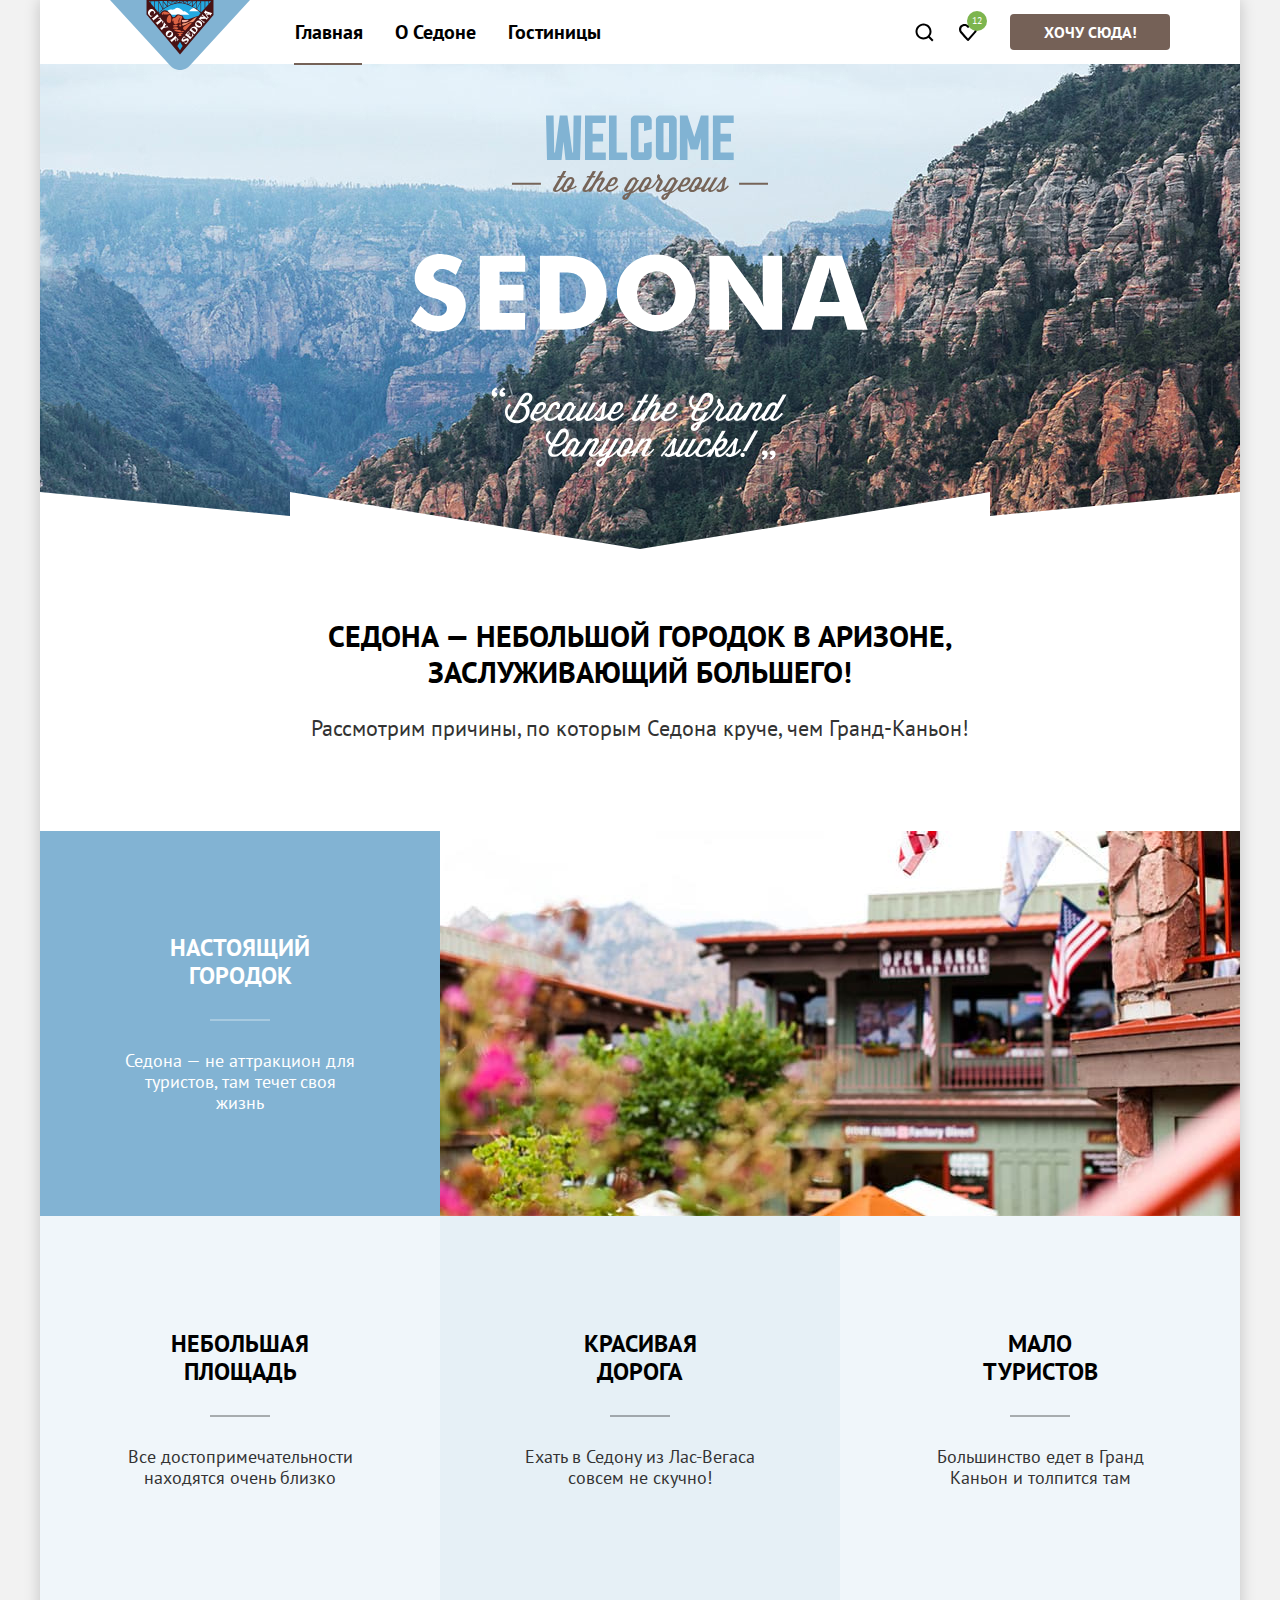
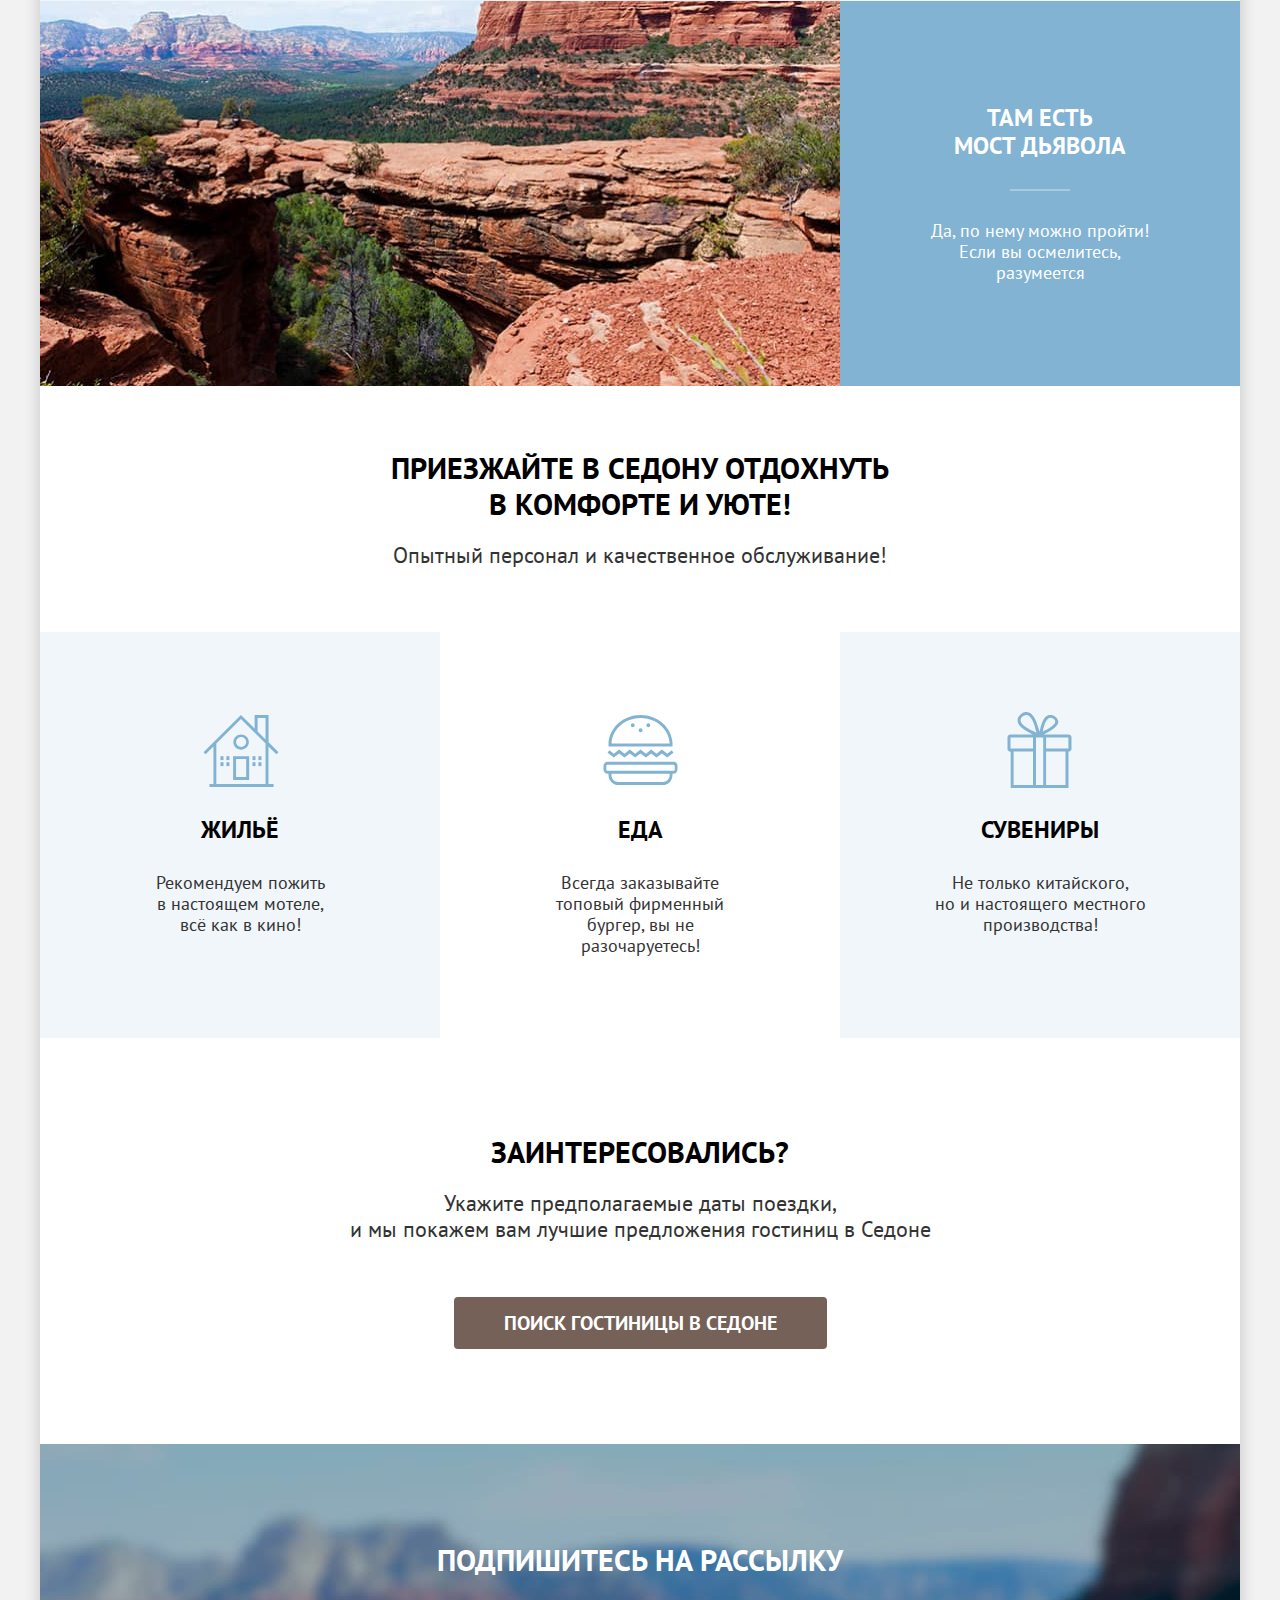
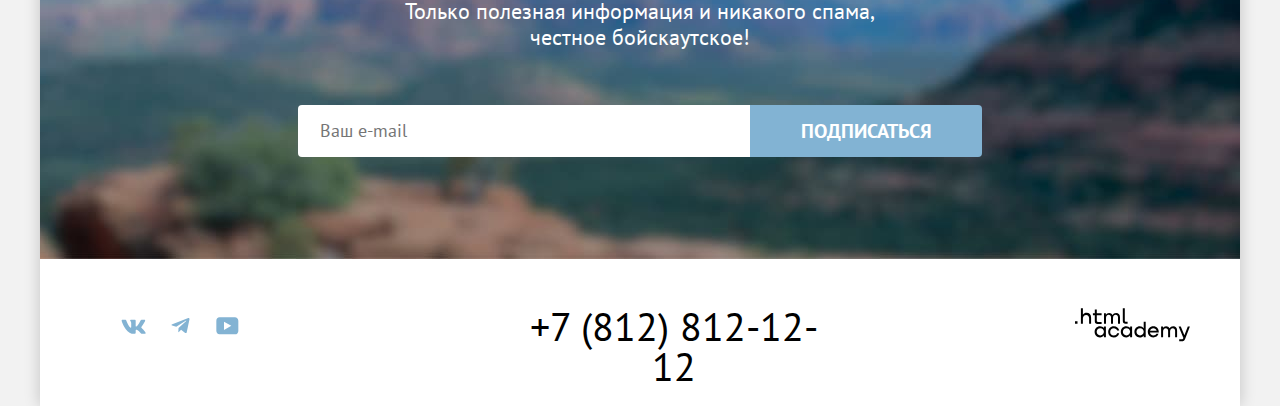
<file: index.html>
<!DOCTYPE html>
<html lang="ru">

<head>
  <meta charset="utf-8">
  <title>HTML Academy: Седона</title>
  <link rel="stylesheet" href="./styles/styles.css">
  <link rel="icon" href="favicon.ico">
</head>

<body class="body">
  <div class="container">
    <header class="page-header">
      <a href="index.html" class="logo-link">
        <img src="images/logo.svg" width="140" height="70" alt="Логотип города" class="logo-image">
      </a>
      <nav class="main-menu">
        <ul class="main-menu-list">
          <li class="main-menu-item">
            <a class="main-menu-link menu-active" href="#">Главная</a>
          </li>
          <li class="main-menu-item">
            <a class="main-menu-link" href="#">О Седоне</a>
          </li>
          <li class="navigation-item">
            <a class="main-menu-link" href="catalog.html">Гостиницы</a>
          </li>
        </ul>
        <ul class="user-menu-list">
          <li class="user-menu-item">
            <a class="link-search" href="#">
              <svg width="20" height="20" role="img" aria-label="Поиск" viewBox="0 0 20 20" fill="none" xmlns="http://www.w3.org/2000/svg">
                <path
                  d="M19.5 18.0083L15.8 14.3287C16.8 13.0359 17.5 11.3453 17.5 9.4558C17.5 5.08011 13.9 1.5 9.5 1.5C5.1 1.5 1.5 5.17956 1.5 9.55525C1.5 13.9309 5.1 17.511 9.5 17.511C11.3 17.511 13 16.9144 14.4 15.8204L18.1 19.5L19.5 18.0083ZM9.5 15.5221C6.2 15.5221 3.5 12.837 3.5 9.55525C3.5 6.27348 6.2 3.5884 9.5 3.5884C12.8 3.5884 15.5 6.27348 15.5 9.55525C15.5 12.837 12.8 15.5221 9.5 15.5221Z"
                  fill="currentColor" />
              </svg>
              <span class="visually-hidden">Поиск</span>
            </a>
          </li>
          <li class="user-menu-item">
            <a class="link-favourits" href="#">
              <svg width="20" height="20" role="img" aria-label="Любимое" viewBox="0 0 20 20" fill="none" xmlns="http://www.w3.org/2000/svg">
                <path
                  d="M9.9 19C9.6 19 9.3 18.9 9.1 18.6C3.7 12.5 2.4 11.1 2.1 10.7C1.4 9.8 1 8.6 1 7.4C1 4.4 3.4 2 6.5 2C7.8 2 9 2.5 10 3.3C11 2.5 12.3 2 13.5 2C16.5 2 19 4.4 19 7.4C19 8.7 18.5 9.9 17.7 10.8L10.7 18.7C10.5 18.9 10.3 19 9.9 19ZM3.9 9.5C4.2 9.9 7.4 13.5 10 16.4L16.2 9.4C16.7 8.9 16.9 8.2 16.9 7.4C16.9 5.6 15.4 4.1 13.6 4.1C12.6 4.1 11.6 4.6 10.9 5.4C10.6 5.7 10.3 5.8 10 5.8C9.7 5.8 9.4 5.6 9.2 5.4C8.5 4.6 7.5 4.1 6.5 4.1C4.7 4.1 3.2 5.6 3.2 7.4C3.1 8.3 3.5 9 3.9 9.5C3.8 9.5 3.8 9.5 3.9 9.5Z"
                  fill="currentColor" />
              </svg>
              <span class="visually-hidden">Перейти в избранное</span>
              <span class="numbers">12</span>
            </a>
          </li>
          <li class="user-menu-item">
            <a class="link-want" href="#">Хочу сюда!</a>
          </li>
        </ul>
      </nav>
    </header>
    <main class="main-index">
      <section class="welcome">
        <h1 class="visually-hidden">Неофициальный сайт города Седона</h1>
        <img class="panorama" src="images/welcome.svg" width="458" height="352" alt="Welcome to the georgius Sedona">
      </section>
      <section class="reasons">
        <h2 class="visually-hidden">Причины посетить туристический город</h2>
        <p class="sedona-city">Седона — небольшой городок в Аризоне, заслуживающий большего!</p>
        <p class="sedona-reasons">Рассмотрим причины, по которым Седона круче, чем Гранд-Каньон!</p>
        <ul class="reasons-list">
          <li class="reasons-item-blue">
            <div class="reasons-blue-container">
              <h3 class="reasons-title">Настоящий<br> городок</h3>
              <p class="reasons-descriptions">Седона — не аттракцион для туристов, там течет своя<br> жизнь</p>
            </div>
            <img class="city-1" width="800" height="385" src="images/city.jpg" alt="Город">
          </li>
          <li class="reasons-item">
            <h3 class="reasons-title">Небольшая<br> площадь</h3>
            <p class="reasons-descriptions">Все достопримечательности<br> находятся очень близко</p>
          </li>
          <li class="reasons-item">
            <h3 class="reasons-title">Красивая<br> дорога</h3>
            <p class="reasons-descriptions">Ехать в Седону из Лас-Вегаса<br> совсем не скучно!</p>
          </li>
          <li class="reasons-item">
            <h3 class="reasons-title">Мало<br> туристов</h3>
            <p class="reasons-descriptions">Большинство едет в Гранд<br> Каньон и толпится там</p>
          </li>
          <li class="reasons-item-blue">
            <div class="reasons-blue-container">
              <h3 class="reasons-title">Там есть<br> мост дьявола</h3>
              <p class="reasons-descriptions">Да, по нему можно пройти! Если вы осмелитесь,<br> разумеется</p>
            </div>
            <img class="canyon" src="images/canyon.jpg" width="800" height="385" alt="Мост">
        </ul>
      </section>
      <section class="invitation">
        <h2 class="visually-hidden">Сервис</h2>
        <p class="invitation-title">Приезжайте в Седону отдохнуть<br> в комфорте и уюте!</p>
        <p class="service">Опытный персонал и качественное обслуживание!</p>
        <ul class="service-list">
          <li class="service-item service-item-house">
            <h3 class="service-title">Жильё</h3>
            <p class="service-descriptions">Рекомендуем пожить<br> в настоящем мотеле,<br> всё как в кино!</p>
          </li>
          <li class="service-item service-item-food">
            <h3 class="service-title">Еда</h3>
            <p class="service-descriptions">Всегда заказывайте<br> топовый фирменный бургер, вы не разочаруетесь!</p>
          </li>
          <li class="service-item service-item-gift">
            <h3 class="service-title">Сувениры</h3>
            <p class="service-descriptions">Не только китайского,<br> но и настоящего местного производства!</p>
        </ul>
      </section>
      <section class="question">
        <h2 class="visually-hidden">Приглашение</h2>
        <p class="question-title">Заинтересовались?</p>
        <p class="offer">Укажите предполагаемые даты поездки, <br>и мы покажем вам лучшие предложения гостиниц в Седоне
        </p>
        <a class="button" href="#">Поиск гостиницы в Седоне</a>
      </section>
    </main>
    <footer>
      <section class="subscribe">
        <h2 class="visually-hidden">Подписка</h2>
        <p class="subscribe-title">Подпишитесь на рассылку</p>
        <p class="guaranties">Только полезная информация и никакого спама, честное бойскаутское!</p>
        <form class="mail-form" action="https://echo.htmlacademy.ru/" method="post">
          <input class="subscribe-item" type="email" id="e-mail" required name="subscribe-email"
            placeholder="Ваш e-mail">
          <button class="button-subscribe" type="submit">Подписаться</button>
        </form>
      </section>
      <section class="links">
        <h3 class="visually-hidden">Социальные сети</h3>
        <ul class="links-list">
          <li class="links-item">
            <a class="link-social link-vk" href="#">
              <svg width="25" height="15" role="img" aria-label="Вконтакте" viewBox="0 0 25 15" fill="none" xmlns="http://www.w3.org/2000/svg">
                <path fill-rule="evenodd" clip-rule="evenodd"
                  d="M24.1164 1.80445C24.2824 1.25845 24.1164 0.856445 23.3214 0.856445H20.6964C20.0284 0.856445 19.7204 1.20345 19.5534 1.58645C19.5534 1.58645 18.2184 4.78245 16.3274 6.85845C15.7154 7.46045 15.4374 7.65145 15.1034 7.65145C14.9364 7.65145 14.6854 7.46045 14.6854 6.91345V1.80445C14.6854 1.14845 14.5014 0.856445 13.9454 0.856445H9.81738C9.40038 0.856445 9.14938 1.16045 9.14938 1.44945C9.14938 2.07045 10.0954 2.21445 10.1924 3.96245V7.76045C10.1924 8.59345 10.0394 8.74444 9.70538 8.74444C8.81538 8.74444 6.65038 5.53345 5.36538 1.85945C5.11638 1.14445 4.86438 0.856445 4.19338 0.856445H1.56638C0.816382 0.856445 0.666382 1.20345 0.666382 1.58645C0.666382 2.26845 1.55638 5.65645 4.81138 10.1374C6.98138 13.1974 10.0364 14.8564 12.8194 14.8564C14.4884 14.8564 14.6944 14.4884 14.6944 13.8534V11.5404C14.6944 10.8034 14.8524 10.6564 15.3814 10.6564C15.7714 10.6564 16.4384 10.8484 17.9964 12.3234C19.7764 14.0724 20.0694 14.8564 21.0714 14.8564H23.6964C24.4464 14.8564 24.8224 14.4884 24.6064 13.7604C24.3684 13.0364 23.5184 11.9854 22.3914 10.7384C21.7794 10.0284 20.8614 9.26345 20.5824 8.88045C20.1934 8.38945 20.3044 8.17045 20.5824 7.73345C20.5824 7.73345 23.7824 3.30745 24.1154 1.80445H24.1164Z"
                  fill="currentColor" />
              </svg>
              <span class="visually-hidden">
                Вконтакте
              </span></a>
          </li>
          <li class="links-item">
            <a class="link-social link-telegram" href="#">
              <svg width="19" height="16" role="img" aria-label="Телеграм" viewBox="0 0 19 16" fill="none" xmlns="http://www.w3.org/2000/svg">
                <path
                  d="M17.2853 0.0992597L1.34073 6.24776C0.252584 6.68481 0.258879 7.29184 1.14109 7.56253L5.23469 8.83953L14.7061 2.8637C15.1539 2.59121 15.5631 2.7378 15.2268 3.03636L7.55308 9.96185H7.55128L7.55308 9.96275L7.2707 14.1823C7.68438 14.1823 7.86693 13.9925 8.09895 13.7686L10.0873 11.8351L14.2232 14.89C14.9858 15.31 15.5334 15.0941 15.7232 14.1841L18.4382 1.38885C18.7161 0.274623 18.0128 -0.229883 17.2853 0.0992597Z"
                  fill="currentColor" />
              </svg>
              <span class="visually-hidden">
                Телеграмм
              </span></a>
          </li>
          <li class="links-item">
            <a class="link-social link-youtube" href="#">
              <svg width="23" height="18" role="img" aria-label="Ютуб" viewBox="0 0 23 18" fill="none" xmlns="http://www.w3.org/2000/svg">
                <path
                  d="M18.9402 0.356445H3.50738C1.64668 0.356445 0.333252 1.9502 0.333252 3.75645V13.8502C0.333252 15.7627 1.64668 17.3564 3.50738 17.3564H19.1591C20.8009 17.3564 22.3333 15.7627 22.3333 13.9564V3.75645C22.1143 1.9502 20.8009 0.356445 18.9402 0.356445ZM7.99494 12.8939V4.81894L15.3283 8.85645L7.99494 12.8939Z"
                  fill="currentColor" />
              </svg>
              <span class="visually-hidden">
                Ютуб
              </span></a>
          </li>
        </ul>
        <div class="number-phone">
          <a class="number" href="#">+7 (812) 812-12-12</a>
        </div>
        <div class="logo-html">
          <a href="#" class="logo-link-html">
            <svg xmlns="http://www.w3.org/2000/svg" width="115" height="34" role="img" aria-label="Логотип" fill="none">
              <path fill="currentColor"
                d="M0 13.256v2.6h2.5v-2.6H0ZM11.6 4.856c-1.6 0-2.8.7-3.6 1.7h-.1v-6.2h-2v15.5h2v-5.3c0-2.1 1.3-3.6 3.3-3.6 1.8 0 2.9 1.4 2.9 3.2v5.7h2v-6.1c.1-3-1.8-4.9-4.5-4.9ZM26.6 5.156h-4.8v-3.7h-2v3.8h-1.9v2h1.9v6c0 1.7 1 2.7 2.7 2.7h4.1v-2h-3.7c-.7 0-1.1-.4-1.1-1.1v-5.7h4.8v-2ZM41.1 4.956c-1.6 0-2.9.8-3.5 2.1h-.1c-.6-1.2-1.8-2.1-3.4-2.1-1.4 0-2.5.8-3.1 1.8h-.1v-1.6H29v10.6h2v-5.4c0-2 1-3.5 2.6-3.5 1.5 0 2.4 1 2.4 2.6v6.3h2v-5.6c0-2.4 1.4-3.3 2.6-3.3 1.5 0 2.4 1 2.4 2.6v6.3h2v-6.5c.1-2.5-1.4-4.3-3.9-4.3ZM47.8 13.056c0 1.7 1 2.7 2.8 2.7h2v-2h-1.7c-.7 0-1.1-.4-1.1-1.1V.356h-2v12.7ZM28.9 20.056c-.9-1.1-2.2-1.8-3.9-1.8-3.1 0-5.4 2.3-5.4 5.6s2.3 5.6 5.4 5.6c1.8 0 3-.8 3.8-1.9h.1v1.6h2v-10.6h-2v1.5Zm-3.6 7.4c-2.2 0-3.6-1.6-3.6-3.6s1.4-3.6 3.6-3.6 3.6 1.6 3.6 3.6c0 1.9-1.4 3.6-3.6 3.6ZM44.2 22.356c-.5-2.4-2.6-4.1-5.4-4.1-3.4 0-5.6 2.5-5.6 5.6 0 3.1 2.2 5.6 5.6 5.6 2.8 0 4.9-1.8 5.4-4.2h-2.1c-.4 1.3-1.7 2.3-3.3 2.3-2.2 0-3.6-1.6-3.6-3.6s1.4-3.6 3.6-3.6c1.6 0 2.8 1 3.3 2.2h2.1v-.2ZM55.1 20.056c-.9-1.1-2.2-1.8-3.9-1.8-3.1 0-5.4 2.3-5.4 5.6s2.3 5.6 5.4 5.6c1.8 0 3-.8 3.8-1.9h.1v1.6h2v-10.6h-2v1.5Zm-3.6 7.4c-2.2 0-3.6-1.6-3.6-3.6s1.4-3.6 3.6-3.6 3.6 1.6 3.6 3.6c0 1.9-1.5 3.6-3.6 3.6ZM68.7 20.156c-.9-1.1-2.2-1.9-3.9-1.9-3.1 0-5.4 2.3-5.4 5.6s2.2 5.6 5.4 5.6c1.7 0 3-.8 3.8-1.8h.1v1.5h2v-15.4h-2v6.4Zm-3.6 7.3c-2.2 0-3.6-1.6-3.6-3.6s1.4-3.6 3.6-3.6 3.6 1.6 3.6 3.6c-.1 2-1.5 3.6-3.6 3.6ZM78.3 18.256c-3.3 0-5.5 2.5-5.5 5.6 0 3 2.1 5.6 5.5 5.6 2.5 0 4.5-1.3 5.2-3.6h-2.1c-.5 1-1.6 1.6-3 1.6-1.9 0-3.3-1.3-3.4-2.9h8.8c.2-3.6-2-6.3-5.5-6.3Zm0 1.9c1.7 0 3 1 3.3 2.6h-6.5c.3-1.5 1.5-2.6 3.2-2.6ZM98.2 18.256c-1.6 0-2.9.8-3.6 2h-.1c-.6-1.2-1.8-2-3.4-2-1.4 0-2.5.7-3.1 1.8v-1.5h-1.9v10.6h2v-5.4c0-2 1-3.4 2.6-3.5 1.5 0 2.4 1 2.4 2.6v6.3h2v-5.6c0-2.4 1.4-3.3 2.6-3.3 1.5 0 2.4 1 2.4 2.6v6.3h2v-6.5c.1-2.6-1.4-4.4-3.9-4.4ZM109.4 27.356l-3.6-8.9h-2.2l4.8 11.6c-.3.9-.7 1.2-1.7 1.2h-2.5v2h2.5c1.8 0 2.8-.8 3.5-2.6l4.7-12.2h-2.1l-3.4 8.9Z" />
            </svg>
          </a>
        </div>
      </section>
    </footer>
  </div>
  <div class="modal modal-close">
    <div class="modal-container">
      <button class="modal-close-button" type="button">
        <span class="visually-hidden">Закрыть</span>
      </button>
      <section class="modal-content">
        <h2 class="modal-title">Поиск гостиницы в Седоне</h2>
        <form class="modal-form" action="https://echo.htmlacademy.ru/" method="post">
          <div class="form-container">
            <label class="modal-label-form" for="arrival-date">Дата Заезда:</label>
            <div class="modal-input-form">
            <input type="text" id="arrival-date" name="arrival-date" required class="date" value="27 апреля 2020">
          <p class="comment comment-error"> Мы не можем отправить вас с прошлое.</p>
        </div>
      </div>
          <div class="form-container">
            <label class="modal-label-form" for="departure-date">Дата Выезда:</label>
            <div class="modal-input-form">
            <input type="text" id="departure-date" name="departure-date" required class="date" value="1 сентября 2023">
          <p class="comment">На эти даты есть свободные номера. Пока есть.</p>
        </div>
      </div>
          <div class="container-persons">
            <div class="persons">
              <label class="modal-label-form" for="adults"> Взрослые:</label>
              <div class="container-number">
                <button class="minus" type="button">
                  <svg class="minus-icon" width="20" height="20" viewBox="0 0 20 20" fill="none"
                    xmlns="http://www.w3.org/2000/svg">
                    <path d="M3 9V11H17V9H3Z" fill="currentColor" />
                  </svg>
                </button>
                <input class="persons-number" type="number" min="0" id="adults" name="adults" required placeholder="2" value="2">
                <button class="plus" type="button">
                  <svg class="plus-icon" width="20" height="20" role="img" aria-label="Плюс" viewBox="0 0 20 20" fill="none"
                    xmlns="http://www.w3.org/2000/svg">
                    <path d="M17 9H11V3H9V9H3V11H9V17H11V11H17V9Z" fill="currentColor" />
                  </svg>
                </button>
              </div>
            </div>
            <div class="people-children">
              <span class="form-label">
                <label class="modal-label-form" for="children"> Дети:</label>
                <span class="tultip">
                  <button class="tultip-toggle" type="button">
                    <svg width="26" height="26" role="img" aria-label="Кнопка" viewBox="0 0 26 26" fill="none" xmlns="http://www.w3.org/2000/svg">
                      <circle cx="13" cy="13" r="13" fill="#83B3D3" />
                      <path fill-rule="evenodd" clip-rule="evenodd" d="M12 7H14V9H12V7ZM14 19H12V10H14V19Z"
                        fill="white" />
                    </svg>
                  </button>
                  <span class="tultip-container">
                    <span class="tultip-text"> Укажите количество детей, которые будут с вами,
                      возраст которых от 6 до 18 лет. Дети до 6 лет размещаются бесплатно.
                    </span>
                  </span>
                </span>
                <span class="container-number">
                  <button class="minus" type="button">
                    <svg class="minus-icon" width="20" height="20" role="img" aria-label="Кнопка" viewBox="0 0 20 20" fill="none"
                      xmlns="http://www.w3.org/2000/svg">
                      <path d="M3 9V11H17V9H3Z" fill="currentColor" />
                    </svg>
                  </button>
                  <input class="persons-number persons-two" type="number" min="0" id="children" name="children" required placeholder="2" value="2">
                  <button class="plus" type="button">
                    <svg class="plus-icon" width="20" height="20" role="img" aria-label="Кнопка" viewBox="0 0 20 20" fill="none"
                      xmlns="http://www.w3.org/2000/svg">
                      <path d="M17 9H11V3H9V9H3V11H9V17H11V11H17V9Z" fill="currentColor" />
                    </svg>
                  </button>
                </span>
              </span>
            </div>
          </div>
          <button class="button-modal" type="submit">Найти</button>
        </form>
      </section>
    </div>
  </div>
  <script src="./scripts/script.js"></script>
</body>

</html>
</file>
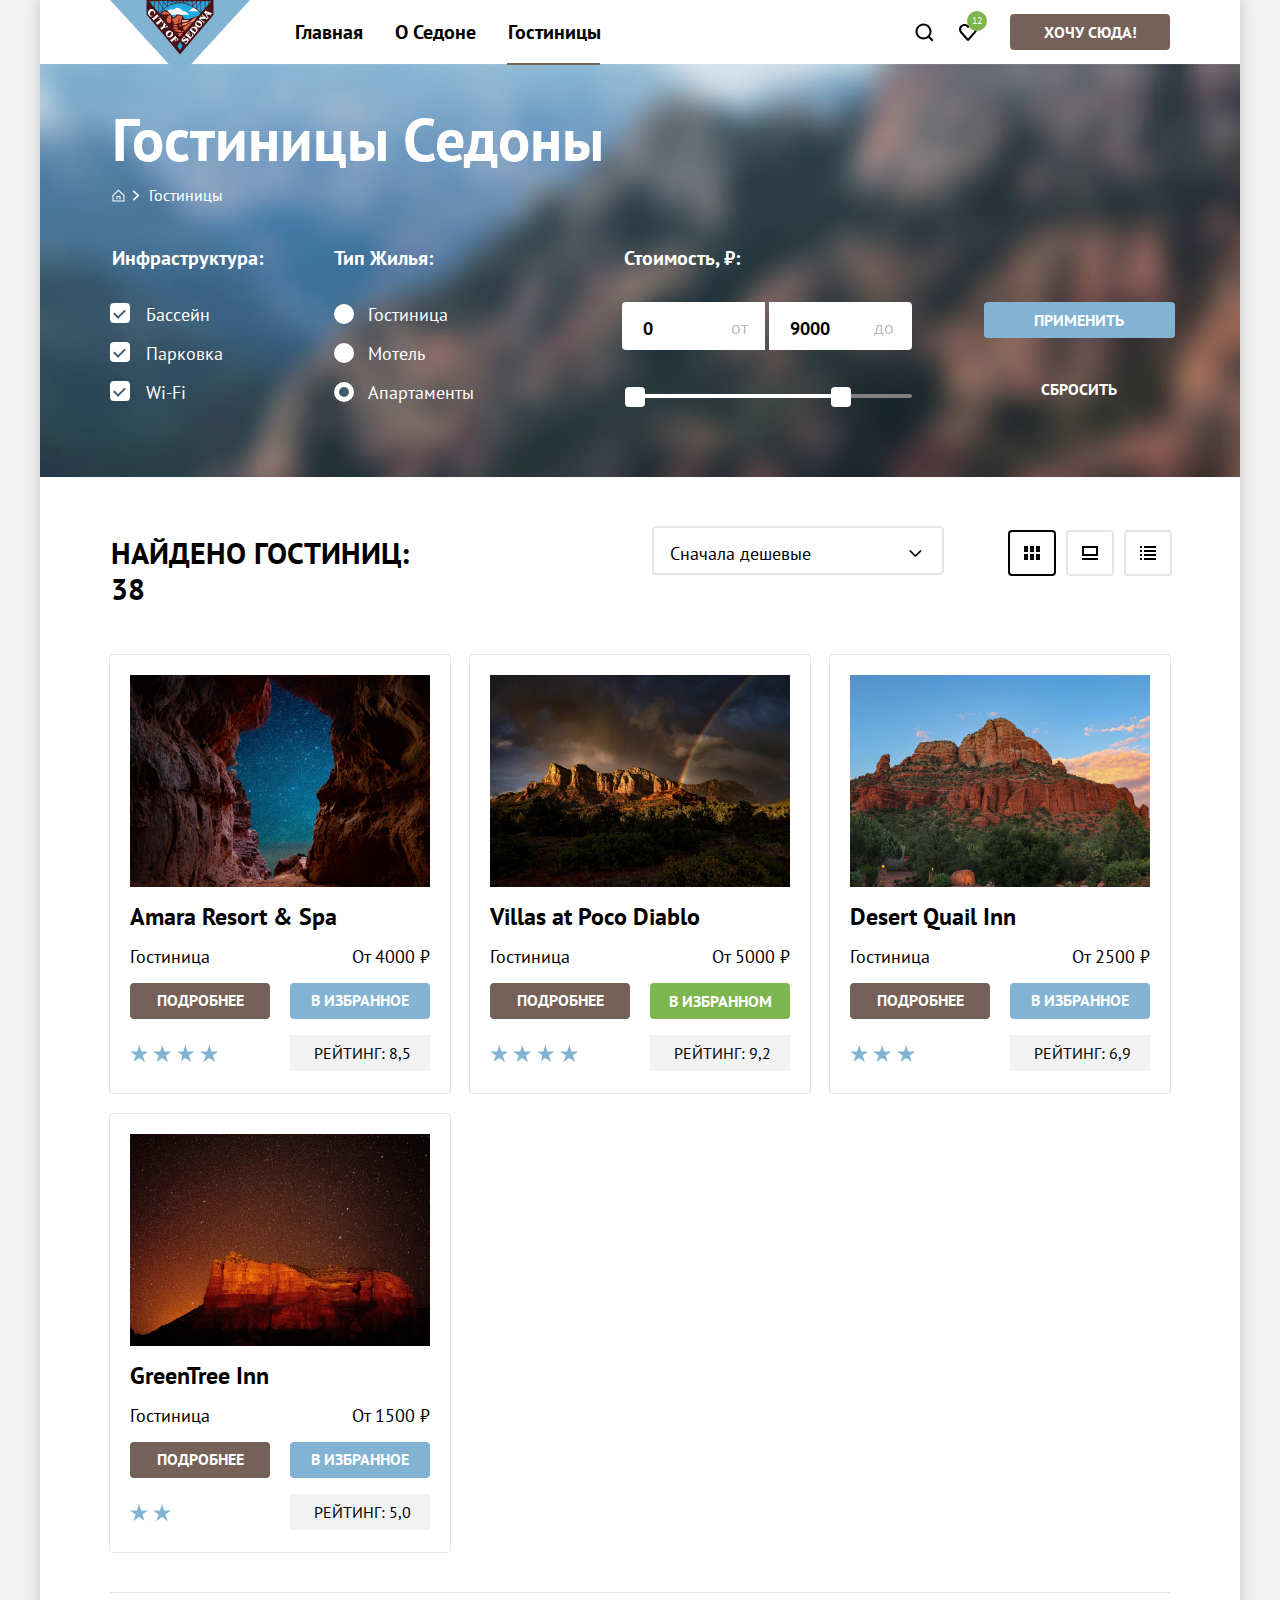
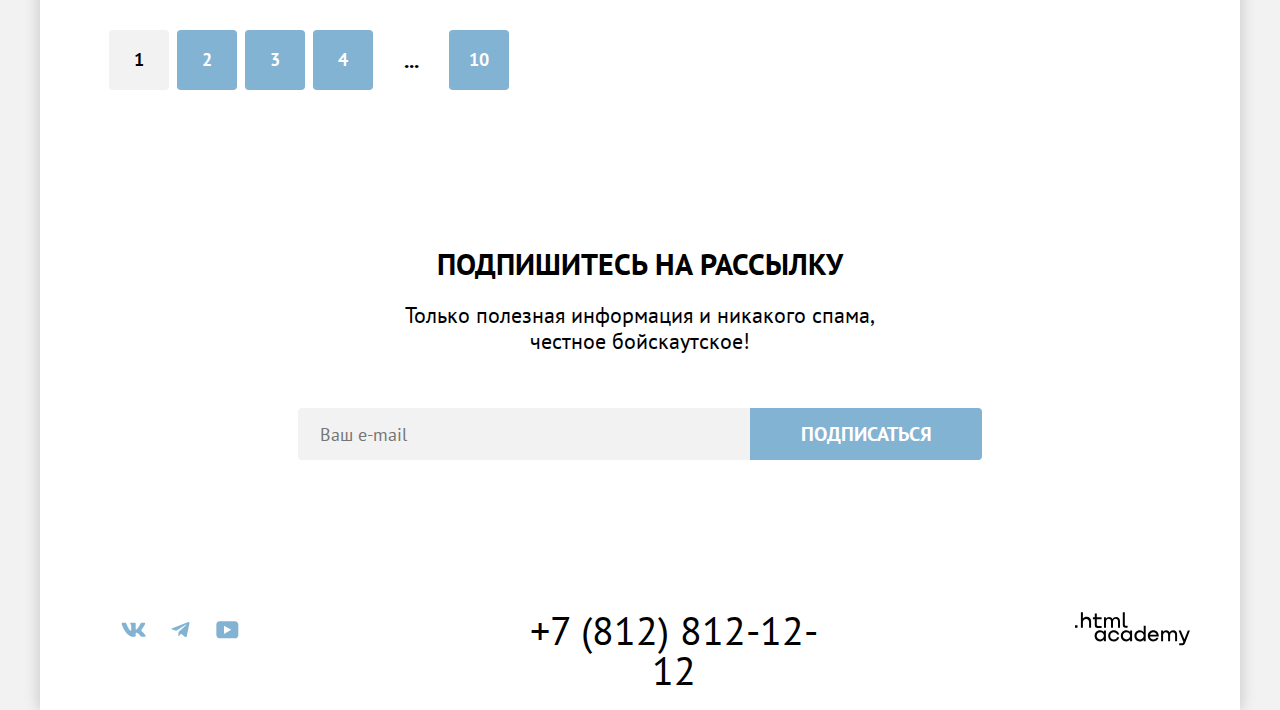
<file: catalog.html>
<!DOCTYPE html>
<html lang="ru">

<head>
  <meta charset="utf-8">
  <title>HTML Academy: Седона</title>
  <link rel="stylesheet" href="./styles/styles.css">
  <link rel="icon" href="favicon.ico">
</head>

<body class="body">
  <div class="container">
    <header class="page-header">
      <a href="index.html" class="logo-link">
        <img src="images/logo.svg" width="140" height="70" alt="Логотип города" class="logo-image">
      </a>
      <nav class="main-menu">
        <ul class="main-menu-list">
          <li class="main-menu-item">
            <a class="main-menu-link" href="index.html">Главная</a>
          </li>
          <li class="main-menu-item">
            <a class="main-menu-link" href="#">О Седоне</a>
          </li>
          <li class="navigation-item">
            <a class="main-menu-link menu-active" href="#">Гостиницы</a>
          </li>
        </ul>
        <ul class="user-menu-list">
          <li class="user-menu-item">
            <a class="link-search" href="#">
              <svg width="20" height="20" role="img" aria-label="Поиск" viewBox="0 0 20 20" fill="none"
                xmlns="http://www.w3.org/2000/svg">
                <path
                  d="M19.5 18.0083L15.8 14.3287C16.8 13.0359 17.5 11.3453 17.5 9.4558C17.5 5.08011 13.9 1.5 9.5 1.5C5.1 1.5 1.5 5.17956 1.5 9.55525C1.5 13.9309 5.1 17.511 9.5 17.511C11.3 17.511 13 16.9144 14.4 15.8204L18.1 19.5L19.5 18.0083ZM9.5 15.5221C6.2 15.5221 3.5 12.837 3.5 9.55525C3.5 6.27348 6.2 3.5884 9.5 3.5884C12.8 3.5884 15.5 6.27348 15.5 9.55525C15.5 12.837 12.8 15.5221 9.5 15.5221Z"
                  fill="currentColor" />
              </svg>
              <span class="visually-hidden">Поиск</span>
            </a>
          </li>
          <li class="user-menu-item">
            <a class="link-favourits" href="#">
              <svg width="20" height="20" role="img" aria-label="Любимое" viewBox="0 0 20 20" fill="none"
                xmlns="http://www.w3.org/2000/svg">
                <path
                  d="M9.9 19C9.6 19 9.3 18.9 9.1 18.6C3.7 12.5 2.4 11.1 2.1 10.7C1.4 9.8 1 8.6 1 7.4C1 4.4 3.4 2 6.5 2C7.8 2 9 2.5 10 3.3C11 2.5 12.3 2 13.5 2C16.5 2 19 4.4 19 7.4C19 8.7 18.5 9.9 17.7 10.8L10.7 18.7C10.5 18.9 10.3 19 9.9 19ZM3.9 9.5C4.2 9.9 7.4 13.5 10 16.4L16.2 9.4C16.7 8.9 16.9 8.2 16.9 7.4C16.9 5.6 15.4 4.1 13.6 4.1C12.6 4.1 11.6 4.6 10.9 5.4C10.6 5.7 10.3 5.8 10 5.8C9.7 5.8 9.4 5.6 9.2 5.4C8.5 4.6 7.5 4.1 6.5 4.1C4.7 4.1 3.2 5.6 3.2 7.4C3.1 8.3 3.5 9 3.9 9.5C3.8 9.5 3.8 9.5 3.9 9.5Z"
                  fill="currentColor" />
              </svg>
              <span class="visually-hidden">Перейти в избранное</span>
              <span class="numbers">12</span>
            </a>
          </li>
          <li class="user-menu-item">
            <a class="link-want" href="#">Хочу сюда!</a>
          </li>
        </ul>
      </nav>
    </header>
    <main class="main-catalog">
      <section class="catalog-main">
        <h1 class="catalog-title">Гостиницы Седоны</h1>
        <ul class="breadcrumbs">
          <li class="breadcrumbs-item">
            <a href="index.html" class="breadcrumbs-link">
              <span class="visually-hidden">Дом</span>
            </a>
          </li>
          <li class="breadcrumbs-item">
            <a class="breadcrumbs-hotels" href="catalog.html">Гостиницы</a>
          </li>
        </ul>
        <section class="search-list">
          <h2 class="visually-hidden"> Параметры поиска с фильтрами</h2>
          <form class="cost" action="https://echo.htmlacademy.ru/" method="get">
            <fieldset class="search-option-first">
              <legend class="search-option-title">Инфраструктура:</legend>
              <ul class="search-option-list">
                <li class="search-option-item">
                  <input class="checkbox-input visually-hidden" type="checkbox" id="swimming-pool" name="swimming-pool"
                    checked>
                  <label class="checkbox-label" for="swimming-pool">Бассейн</label>
                </li>
                <li class="search-option-item">
                  <input class="checkbox-input visually-hidden" type="checkbox" id="parking" name="parking" checked>
                  <label class="checkbox-label" for="parking">Парковка</label>
                </li>
                <li class="search-option-item">
                  <input class="checkbox-input visually-hidden" type="checkbox" id="wi-fi" name="wi-fi" checked>
                  <label class="checkbox-label" for="wi-fi">Wi-Fi</label>
                </li>
              </ul>
            </fieldset>
            <fieldset class="search-option-second">
              <legend class="search-option-title">Тип Жилья:</legend>
              <ul class="search-option-list">
                <li class="search-option-item">
                  <input class="radio-input visually-hidden" type="radio" id="hotel" name="type-house" value="hotel"
                    checked>
                  <label class="radio-label" for="hotel">Гостиница</label>
                </li>
                <li class="search-option-item">
                  <input class="radio-input visually-hidden" type="radio" id="motel" name="type-house" value="motel"
                    checked>
                  <label class="radio-label" for="motel">Мотель</label>
                </li>
                <li class="search-option-item">
                  <input class="radio-input visually-hidden" type="radio" id="apartment" name="type-house"
                    value="apartment" checked>
                  <label class="radio-label" for="apartment">Апартаменты</label>
                </li>
              </ul>
            </fieldset>
            <fieldset class="search-option-third">
              <legend class="search-option-title">Стоимость, ₽:</legend>
              <div class="hotel-cost">
                <input class="cost-input" type="text" placeholder="0" value="0" name="min-price">
                <label class="cost-from-filter">от</label>
                <input class="cost-input cost-till" type="text" placeholder="9000" value="9000" name="max-price">
                <label class="cost-till-filter">до</label>
              </div>
              <div class="container-scale">
                <div class="scale"></div>
                <div class="range"></div>
                <button class="handler handler-min" type="button">
                  <span class="visually-hidden">Установить нижнюю границу диапазона цены</span>
                </button>
                <button class="handler handler-max" type="button"><span class="visually-hidden">Установить верхнюю
                    границу диапазона цены</span></button>
              </div>
            </fieldset>
            <div class="buttons">
              <button class="button-apply" type="submit">Применить</button>
              <button class="button-throw" type="reset">Сбросить</button>
            </div>
          </form>
        </section>
      </section>
      <section class="search-hotels">
        <h2 class="visually-hidden">Калибратор гостиниц</h2>
        <div class="found">Найдено гостиниц: 38</div>
        <select class="select-control" aria-label="Сортировка">
          <option value="cheap">Сначала дешевые</option>
          <option value="expensive">Сначала дорогие</option>
          <option value="number-stars">По количеству звезд</option>
        </select>
        <div class="button-cards">
          <a class="button-card card-first button-card-black" href="#">
            <span class="visually-hidden">Показать карточки</span>
          </a>
          <a class="button-card card-second" href="#">
            <span class="visually-hidden">Показать крупные карточки с описанием</span>
          </a>
          <a class="button-card card-third" href="#">
            <span class="visually-hidden">Показать список</span>
          </a>
        </div>
      </section>
      <section class="hotel-catalog">
        <ul class="hotel-list">
          <li class="hotel-item">
            <a class="hotel-link" href="hotel.html">
              <img class="hotel-image" src="images/catalog/hotel-1.jpg" width="300" height="212"
                alt="Amara resort & Spa">
              <h2 class="hotel-title">Amara Resort & Spa</h2>
            </a>
            <div class="conditions">
              <span class="hotel-type">Гостиница</span>
              <span class="hotel-price">От 4000 ₽</span>
            </div>
            <div class="details">
              <a class="hotel-details" href="#">Подробнее</a>
              <a class="hotel-favourites" href="#">В избранное</a>
              <span class="stars-rating stars-raiting-four"></span>
              <span class="rating">Рейтинг: 8,5</span>
            </div>
          </li>
          <li class="hotel-item">
            <a class="hotel-link" href="#">
              <img class="hotel-image" src="images/catalog/hotel-2.jpg" width="300" height="212"
                alt="Villas at poco Diablo">
              <h2 class="hotel-title">Villas at Poco Diablo</h2>
            </a>
            <div class="conditions">
              <span class="hotel-type">Гостиница</span>
              <span class="hotel-price">От 5000 ₽</span>
            </div>
            <div class="details">
              <a class="hotel-details" href="#">Подробнее</a>
              <a class=" green-button" href="#">В избранном</a>
              <span class="stars-rating stars-raiting-four"></span>
              <span class="rating">Рейтинг: 9,2</span>
            </div>
          </li>
          <li class="hotel-item">
            <a class="hotel-link" href="#">
              <img class="hotel-image" src="images/catalog/hotel-3.jpg" width="300" height="212" alt="Desert Quail Inn">
              <h2 class="hotel-title">Desert Quail Inn</h2>
            </a>
            <div class="conditions">
              <span class="hotel-type">Гостиница</span>
              <span class="hotel-price">От 2500 ₽</span>
            </div>
            <div class="details">
              <a class="hotel-details" href="#">Подробнее</a>
              <a class="hotel-favourites" href="#">В избранное</a>
              <span class="stars-rating stars-raiting-three"></span>
              <span class="rating">Рейтинг: 6,9</span>
            </div>
          </li>
          <li class="hotel-item">
            <a class="hotel-link" href="#">
              <img class="hotel-image" src="images/catalog/hotel-4.jpg" width="300" height="212" alt="GreenTree Inn">
              <h2 class="hotel-title">GreenTree Inn</h2>
            </a>
            <div class="conditions">
              <span class="hotel-type">Гостиница</span>
              <span class="hotel-price">От 1500 ₽</span>
            </div>
            <div class="details">
              <a class="hotel-details" href="#">Подробнее</a>
              <a class="hotel-favourites" href="#">В избранное</a>
              <span class="stars-rating stars-raiting-two"></span>
              <span class="rating">Рейтинг: 5,0</span>
            </div>
          </li>
        </ul>
        <div class="grey-line">
          <div class="line"></div>
        </div>
        <ul class="pagination">
          <li class="pagination-item">
            <a href="#" class="pagination-current pagination-link">1</a>
          </li>
          <li class="pagination-item">
            <a href="#" class="pagination-link">2</a>
          </li>
          <li class="pagination-item">
            <a href="#" class="pagination-link">3</a>
          </li>
          <li class="pagination-item">
            <a href="#" class="pagination-link">4</a>
          </li>
          <li class="pagination-item">
            <a href="#" class="pagination-link-more">...</a>
          </li>
          <li class="pagination-item">
            <a href="#" class="pagination-link">10</a>
          </li>
        </ul>
      </section>
    </main>
    <footer>
      <section class="subscribe-1">
        <h2 class="visually-hidden">Подписка</h2>
        <p class="subscribe-title">Подпишитесь на рассылку</p>
        <p class="guaranties">Только полезная информация и никакого спама, честное бойскаутское!</p>
        <form class="mail-form" action="https://echo.htmlacademy.ru/" method="post">
          <input class="subscribe-item mail-colour" type="email" id="e-mail" required name="subscribe-email"
            placeholder="Ваш e-mail">
          <button class="button-subscribe" type="submit">Подписаться</button>
        </form>
      </section>
      <section class="links">
        <h3 class="visually-hidden">Социальные сети</h3>
        <ul class="links-list">
          <li class="links-item">
            <a class="link-social link-vk" href="#">
              <svg width="25" height="15" role="img" aria-label="Вконтакте" viewBox="0 0 25 15" fill="none"
                xmlns="http://www.w3.org/2000/svg">
                <path fill-rule="evenodd" clip-rule="evenodd"
                  d="M24.1164 1.80445C24.2824 1.25845 24.1164 0.856445 23.3214 0.856445H20.6964C20.0284 0.856445 19.7204 1.20345 19.5534 1.58645C19.5534 1.58645 18.2184 4.78245 16.3274 6.85845C15.7154 7.46045 15.4374 7.65145 15.1034 7.65145C14.9364 7.65145 14.6854 7.46045 14.6854 6.91345V1.80445C14.6854 1.14845 14.5014 0.856445 13.9454 0.856445H9.81738C9.40038 0.856445 9.14938 1.16045 9.14938 1.44945C9.14938 2.07045 10.0954 2.21445 10.1924 3.96245V7.76045C10.1924 8.59345 10.0394 8.74444 9.70538 8.74444C8.81538 8.74444 6.65038 5.53345 5.36538 1.85945C5.11638 1.14445 4.86438 0.856445 4.19338 0.856445H1.56638C0.816382 0.856445 0.666382 1.20345 0.666382 1.58645C0.666382 2.26845 1.55638 5.65645 4.81138 10.1374C6.98138 13.1974 10.0364 14.8564 12.8194 14.8564C14.4884 14.8564 14.6944 14.4884 14.6944 13.8534V11.5404C14.6944 10.8034 14.8524 10.6564 15.3814 10.6564C15.7714 10.6564 16.4384 10.8484 17.9964 12.3234C19.7764 14.0724 20.0694 14.8564 21.0714 14.8564H23.6964C24.4464 14.8564 24.8224 14.4884 24.6064 13.7604C24.3684 13.0364 23.5184 11.9854 22.3914 10.7384C21.7794 10.0284 20.8614 9.26345 20.5824 8.88045C20.1934 8.38945 20.3044 8.17045 20.5824 7.73345C20.5824 7.73345 23.7824 3.30745 24.1154 1.80445H24.1164Z"
                  fill="currentColor" />
              </svg>
              <span class="visually-hidden">
                Вконтакте
              </span></a>
          </li>
          <li class="links-item">
            <a class="link-social link-telegram" href="#">
              <svg width="19" height="16" role="img" aria-label="Телеграм" viewBox="0 0 19 16" fill="none"
                xmlns="http://www.w3.org/2000/svg">
                <path
                  d="M17.2853 0.0992597L1.34073 6.24776C0.252584 6.68481 0.258879 7.29184 1.14109 7.56253L5.23469 8.83953L14.7061 2.8637C15.1539 2.59121 15.5631 2.7378 15.2268 3.03636L7.55308 9.96185H7.55128L7.55308 9.96275L7.2707 14.1823C7.68438 14.1823 7.86693 13.9925 8.09895 13.7686L10.0873 11.8351L14.2232 14.89C14.9858 15.31 15.5334 15.0941 15.7232 14.1841L18.4382 1.38885C18.7161 0.274623 18.0128 -0.229883 17.2853 0.0992597Z"
                  fill="currentColor" />
              </svg>
              <span class="visually-hidden">
                Телеграмм
              </span>
            </a>
          </li>
          <li class="links-item">
            <a class="link-social link-youtube" href="#">
              <svg width="23" height="18" role="img" aria-label="Ютуб" viewBox="0 0 23 18" fill="none"
                xmlns="http://www.w3.org/2000/svg">
                <path
                  d="M18.9402 0.356445H3.50738C1.64668 0.356445 0.333252 1.9502 0.333252 3.75645V13.8502C0.333252 15.7627 1.64668 17.3564 3.50738 17.3564H19.1591C20.8009 17.3564 22.3333 15.7627 22.3333 13.9564V3.75645C22.1143 1.9502 20.8009 0.356445 18.9402 0.356445ZM7.99494 12.8939V4.81894L15.3283 8.85645L7.99494 12.8939Z"
                  fill="currentColor" />
              </svg>
              <span class="visually-hidden">
                Ютуб
              </span></a>
          </li>
        </ul>
        <div class="number-phone">
          <a class="number" href="#">+7 (812) 812-12-12</a>
        </div>
        <div class="logo-html">
          <a href="#" class="logo-link-html">
            <svg xmlns="http://www.w3.org/2000/svg" width="115" height="34" role="img" aria-label="Логотип" fill="none">
              <path fill="currentColor"
                d="M0 13.256v2.6h2.5v-2.6H0ZM11.6 4.856c-1.6 0-2.8.7-3.6 1.7h-.1v-6.2h-2v15.5h2v-5.3c0-2.1 1.3-3.6 3.3-3.6 1.8 0 2.9 1.4 2.9 3.2v5.7h2v-6.1c.1-3-1.8-4.9-4.5-4.9ZM26.6 5.156h-4.8v-3.7h-2v3.8h-1.9v2h1.9v6c0 1.7 1 2.7 2.7 2.7h4.1v-2h-3.7c-.7 0-1.1-.4-1.1-1.1v-5.7h4.8v-2ZM41.1 4.956c-1.6 0-2.9.8-3.5 2.1h-.1c-.6-1.2-1.8-2.1-3.4-2.1-1.4 0-2.5.8-3.1 1.8h-.1v-1.6H29v10.6h2v-5.4c0-2 1-3.5 2.6-3.5 1.5 0 2.4 1 2.4 2.6v6.3h2v-5.6c0-2.4 1.4-3.3 2.6-3.3 1.5 0 2.4 1 2.4 2.6v6.3h2v-6.5c.1-2.5-1.4-4.3-3.9-4.3ZM47.8 13.056c0 1.7 1 2.7 2.8 2.7h2v-2h-1.7c-.7 0-1.1-.4-1.1-1.1V.356h-2v12.7ZM28.9 20.056c-.9-1.1-2.2-1.8-3.9-1.8-3.1 0-5.4 2.3-5.4 5.6s2.3 5.6 5.4 5.6c1.8 0 3-.8 3.8-1.9h.1v1.6h2v-10.6h-2v1.5Zm-3.6 7.4c-2.2 0-3.6-1.6-3.6-3.6s1.4-3.6 3.6-3.6 3.6 1.6 3.6 3.6c0 1.9-1.4 3.6-3.6 3.6ZM44.2 22.356c-.5-2.4-2.6-4.1-5.4-4.1-3.4 0-5.6 2.5-5.6 5.6 0 3.1 2.2 5.6 5.6 5.6 2.8 0 4.9-1.8 5.4-4.2h-2.1c-.4 1.3-1.7 2.3-3.3 2.3-2.2 0-3.6-1.6-3.6-3.6s1.4-3.6 3.6-3.6c1.6 0 2.8 1 3.3 2.2h2.1v-.2ZM55.1 20.056c-.9-1.1-2.2-1.8-3.9-1.8-3.1 0-5.4 2.3-5.4 5.6s2.3 5.6 5.4 5.6c1.8 0 3-.8 3.8-1.9h.1v1.6h2v-10.6h-2v1.5Zm-3.6 7.4c-2.2 0-3.6-1.6-3.6-3.6s1.4-3.6 3.6-3.6 3.6 1.6 3.6 3.6c0 1.9-1.5 3.6-3.6 3.6ZM68.7 20.156c-.9-1.1-2.2-1.9-3.9-1.9-3.1 0-5.4 2.3-5.4 5.6s2.2 5.6 5.4 5.6c1.7 0 3-.8 3.8-1.8h.1v1.5h2v-15.4h-2v6.4Zm-3.6 7.3c-2.2 0-3.6-1.6-3.6-3.6s1.4-3.6 3.6-3.6 3.6 1.6 3.6 3.6c-.1 2-1.5 3.6-3.6 3.6ZM78.3 18.256c-3.3 0-5.5 2.5-5.5 5.6 0 3 2.1 5.6 5.5 5.6 2.5 0 4.5-1.3 5.2-3.6h-2.1c-.5 1-1.6 1.6-3 1.6-1.9 0-3.3-1.3-3.4-2.9h8.8c.2-3.6-2-6.3-5.5-6.3Zm0 1.9c1.7 0 3 1 3.3 2.6h-6.5c.3-1.5 1.5-2.6 3.2-2.6ZM98.2 18.256c-1.6 0-2.9.8-3.6 2h-.1c-.6-1.2-1.8-2-3.4-2-1.4 0-2.5.7-3.1 1.8v-1.5h-1.9v10.6h2v-5.4c0-2 1-3.4 2.6-3.5 1.5 0 2.4 1 2.4 2.6v6.3h2v-5.6c0-2.4 1.4-3.3 2.6-3.3 1.5 0 2.4 1 2.4 2.6v6.3h2v-6.5c.1-2.6-1.4-4.4-3.9-4.4ZM109.4 27.356l-3.6-8.9h-2.2l4.8 11.6c-.3.9-.7 1.2-1.7 1.2h-2.5v2h2.5c1.8 0 2.8-.8 3.5-2.6l4.7-12.2h-2.1l-3.4 8.9Z" />
            </svg>
          </a>
        </div>
      </section>
    </footer>
  </div>
</body>

</html>
</file>
<file: styles/styles.css>
@font-face {
  font-family: "PT Sans";
  font-style: normal;
  font-weight: 400;
  src: url("../fonts/ptsans-400.woff2") format("woff2");
  font-display: swap;
}

@font-face {
  font-family: "PT Sans";
  font-style: normal;
  font-weight: 700;
  src: url("../fonts/ptsans-700.woff2") format("woff2");
  font-display: swap;
}

.body {
  display: flex;
  margin: 0;
  padding: 0;
  font-family: "PT Sans", "Arial", sans-serif;
  font-size: 18px;
  font-weight: 400;
  line-height: 21px;
  color: #000000;
  background-color: #f2f2f2;
}

.container {
  width: 1200px;
  margin-left: auto;
  margin-right: auto;
  background-color: #ffffff;
  box-shadow: 0 0 15px rgba(0, 0, 0, 0.2);
}

.visually-hidden {
  position: absolute;
  width: 1px;
  height: 1px;
  margin: -1px;
  padding: 0;
  border: 0;
  clip: rect(0 0 0 0);
  overflow: hidden;
}

.page-header {
  width: 1060px;
  margin: 0 auto;
  position: relative;
  box-sizing: border-box;
  padding-left: 185px;
}

.logo-link {
  position: absolute;
  top: 0;
  left: 0;
}

.logo-link:hover {
  opacity: 0.7;
}

.logo-link:focus {
  outline: none;
  opacity: 0.7;
}

.logo-link:active {
  opacity: 0.4;
}

.main-menu {
  display: flex;
  justify-content: space-between;
}

.main-menu-list {
  display: flex;
  margin: 0;
  padding: 0;
  width: 500px;
  list-style: none;
  flex-wrap: wrap;
  gap: 32px;
  padding-top: 20px;
  padding-bottom: 20px;
}

.main-menu-item {}

.main-menu-link {
  font-size: 20px;
  font-weight: 700;
  line-height: 24px;
  color: #000000;
  text-decoration: none;
  position: relative;
  display: block;
}

.menu-active::after {
  content: "";
  position: absolute;
  width: 100%;
  height: 1px;
  bottom: -22px;
  left: -1px;
  border-top: 2px solid #756257;
}

.main-menu-link:hover {
  color: #756157;
}

.main-menu-link:focus {
  color: #756157;
  outline: none;
}

.main-menu-link:active {
  color: rgba(117, 97, 87, 0.3);
}

.user-menu-list {
  display: flex;
  margin: 0;
  padding: 0;
  list-style: none;
  flex-wrap: wrap;
  width: 300px;
  justify-content: flex-end;
}

.user-menu-item {
  position: relative;
}

.link-search {
  display: flex;
  position: absolute;
  top: 22px;
  left: -32px;
  flex-wrap: wrap;
  color: #000000;
  width: 44px;
  height: 64px;
}

.link-search:hover {
  color: #756157;
}

.link-search:focus {
  outline: none;
  color: #756157;
}

.link-search:active {
  border: none;
  color: rgba(117, 97, 87, 0.3);
}

.link-favourits {
  display: flex;
  flex-wrap: wrap;
  position: absolute;
  top: 22px;
  left: 12px;
  text-decoration: none;
  color: #000000;
  width: 44px;
  height: 64px;
  background-repeat: no-repeat;
  background-position: center;
  position: relative;
}

.link-favourits:hover {
  color: #756157;
}

.link-favourits:focus {
  outline: none;
  color: #756157;
}

.link-favourits:active {
  color: rgba(117, 97, 87, 0.3);
}

.numbers {
  background-color: #7db54f;
  display: flex;
  min-width: 10px;
  height: 18px;
  border-radius: 10px;
  font-size: 10px;
  font-weight: 400;
  line-height: 10px;
  color: #ffffff;
  text-align: center;
  align-items: center;
  justify-content: center;
  padding: 1px 5px;
  position: absolute;
  right: 15px;
  top: -11px;
}

.link-want {
  background: #756157;
  font-size: 16px;
  font-weight: 700;
  line-height: 20px;
  color: #ffffff;
  text-decoration: none;
  text-align: center;
  display: inline-block;
  text-transform: uppercase;
  border-radius: 4px;
  padding: 8px;
  margin-top: 14px;
  margin-left: 20px;
  margin-bottom: 10px;
  width: 160px;
  height: 36px;
  box-sizing: border-box;
}

.link-want:hover {
  background-color: #615048;
}

.link-want:focus {
  outline: none;
  background-color: #615048;
}

.link-want:active {
  color: rgba(255, 255, 255, 0.3);
  background-color: #756157;
}

.link-want:disabled {
  background-color: #e5e5e5;
}

.welcome {
  background-color: #82b3d3;
  background-image: url("../images/divider.svg"), url("../images/index-background.jpg");
  background-repeat: no-repeat, no-repeat;
  background-position: left 0 bottom 0, center top;
  padding: 51px 0 82px;
  background-size: 100% 57px, cover;
  min-height: 352px;
}

.panorama {
  flex-shrink: 0;
  padding: 0;
  display: block;
  margin: 0 auto;
}

.sedona-city {
  display: flex;
  width: 752px;
  margin: 0;
  padding: 0;
  margin: 69px 224px 25px;
  font-size: 30px;
  font-weight: 700;
  line-height: 36px;
  color: #000000;
  text-align: center;
  text-transform: uppercase;
}

.sedona-reasons {
  margin: 0;
  padding: 0;
  margin-bottom: 90px;
  font-size: 22px;
  font-weight: 400;
  line-height: 26px;
  color: #333333;
  text-align: center;
}

.reasons-list {
  margin: 0;
  padding: 0;
  list-style-type: none;
  display: flex;
  width: 1200px;
  flex-wrap: wrap;
}

.reasons-item-blue {
  margin: 0;
  padding: 0;
  text-align: center;
  width: 1200px;
  display: flex;
}

.reasons-blue-container {
  width: 400px;
  padding: 103px 0 94px 0;
  background: #82b3d3;
}

.reasons-item {
  background-color: rgba(131, 179, 211, 0.2);
  width: 400px;
  margin: 0;
  padding: 0;
  padding-top: 114px;
  padding-bottom: 113px;
  text-align: center;
}

.reasons-item:nth-child(2n) {
  background-color: rgba(131, 179, 211, 0.12);
}

.city-1 {
  height: 100%;
  object-fit: cover;
}

.reasons-title {
  color: #000000;
  margin: 0 auto 60px;
  font-size: 24px;
  font-weight: 700;
  line-height: 28px;
  text-align: center;
  text-transform: uppercase;
  position: relative;
}

.reasons-title::after {
  content: "";
  position: absolute;
  width: 60px;
  height: 2px;
  border-top: 2px solid rgba(0, 0, 0, 0.302);
  left: 50%;
  transform: translateX(-50%);
  top: 85px;
}

.reasons-blue-container .reasons-title::after {
  border-color: rgba(255, 255, 255, 0.302);
}

.reasons-item-blue .reasons-title {
  color: #ffffff;
}

.reasons-descriptions {
  color: #333333;
  margin: 0 auto;
  padding: 0;
  list-style: none;
  font-size: 18px;
  font-weight: 400;
  line-height: 21px;
  width: 254px;
}

.reasons-item-blue .reasons-descriptions {
  color: #ffffff;
}

.canyon {
  order: -1;
}

.invitation-title {
  margin: 0 auto;
  padding: 0;
  font-size: 30px;
  font-weight: 700;
  line-height: 36px;
  color: #000000;
  text-align: center;
  margin-top: 64px;
  text-transform: uppercase;
  width: 600px;
}

.service {
  margin: 0;
  padding: 0;
  font-size: 22px;
  font-weight: 400;
  line-height: 26px;
  color: #333333;
  text-align: center;
  margin-top: 20px;
  margin-bottom: 64px;
}

.service-list {
  margin: 0;
  padding: 0;
  list-style-type: none;
  display: flex;
}

.service-list:nth-child(1) {
  display: flex;
  flex-wrap: wrap;
  background-image: url("../images/house.svg");
  background-size: 75px 72px;
}

.service-list {
  display: flex;
  flex-wrap: wrap;
}

.service-item {
  text-align: center;
  width: 400px;
  background-repeat: no-repeat;
  background-color: rgba(131, 179, 211, 0.122);
}

.service-item:nth-child(2n) {
  background-color: #ffffff;
}

.service-title {
  margin: 0 auto;
  padding: 0;
  font-size: 24px;
  font-weight: 700;
  line-height: 28px;
  color: #000000;
  list-style-type: none;
  text-align: center;
  text-transform: uppercase;
  width: 200px;
  padding-top: 184px;
}

.service-descriptions {
  margin: 0;
  padding: 0;
  font-size: 18px;
  font-weight: 400;
  line-height: 21px;
  color: #333333;
  text-align: center;
  margin: 28px auto 82px;
  width: 230px;
}

.service-item-house {
  background-image: url("../images/house.svg");
  background-repeat: no-repeat;
  background-position: 162px 83px;
}

.service-item-food {
  background-image: url("../images/food.svg");
  background-repeat: no-repeat;
  background-position: center 83px;
}

.service-item-gift {
  background-image: url("../images/gift.svg");
  background-repeat: no-repeat;
  background-position: 167px 80px;
}

.question {
  padding-top: 96px;
  text-align: center;
  padding-bottom: 95px;
}

.question-title {
  padding: 0;
  margin: 0 auto 20px;
  font-size: 30px;
  font-weight: 700;
  line-height: 36px;
  color: #000000;
  text-align: center;
  text-transform: uppercase;
  width: 600px;
}

.offer {
  padding: 0;
  margin: 0 auto 55px;
  font-size: 22px;
  font-weight: 400;
  line-height: 26px;
  color: #333333;
  text-align: center;
  width: 600px;
}

.button {
  background: #756157;
  font-size: 20px;
  font-weight: 700;
  line-height: 36px;
  color: #ffffff;
  text-decoration: none;
  text-align: center;
  display: inline-block;
  text-transform: uppercase;
  border-radius: 4px;
  padding: 8px 50px;
  max-width: 600px;
  box-sizing: border-box;
}

.button:hover {
  background-color: #615048;
}

.button:focus {
  outline: none;
  background-color: #615048;
}

.button:active {
  color: rgba(255, 255, 255, 0.3);
  background-color: #756157;
}

.button:disabled {
  background-color: #e5e5e5;
}

.subscribe {
  background-color: #8fabb9;
  margin: 0;
  padding: 0;
  background-image: url("../images/subscribe.jpg");
  background-size: cover;
  color: #ffffff;
  padding-top: 96px;
  min-height: 415px;
  box-sizing: border-box;
  background-repeat: no-repeat;
  padding-bottom: 48px;
}

.subscribe-title {
  padding: 0;
  margin: 2px auto;
  font-weight: 700;
  font-size: 30px;
  line-height: 120%;
  text-transform: uppercase;
  max-width: 600px;
  text-align: center;
  margin-bottom: 21px;
}

.guaranties {
  margin: 0 auto;
  padding: 0;
  font-weight: 400;
  font-size: 22px;
  line-height: 118%;
  text-align: center;
  max-width: 500px;
}

.mail-form {
  width: 684px;
  display: flex;
  text-align: center;
  margin: 54px auto;
  box-sizing: border-box;
}

.subscribe-item {
  font-family: "PT Sans","Arial", sans-serif;
  font-size: 18px;
  font-weight: 400;
  line-height: 24px;
  border: none;
  border-radius: 4px 0 0 4px;
  width: 452px;
  border: none;
  min-height: 52px;
  padding-left: 22px;
  padding-top: 2px;
  box-sizing: border-box;
}

.subscribe-item:hover {
  background-color: #e6e6e6;
}

.subscribe-item:focus {
  outline: none;
  background-color: #e6e6e6;
  border: 3px solid #83b3d3;
}

.subscribe-item:active {
  border: 2px solid #000000;
}

.button-subscribe {
  color: #ffffff;
  text-align: center;
  font-size: 20px;
  font-weight: 700;
  line-height: 36px;
  background: #82B3D3;
  width: 232px;
  text-transform: uppercase;
  border-radius: 0 4px 4px 0;
  border: none;
  font-family: "PT Sans", "Arial", sans-serif;
}

.button-subscribe:hover {
  background-color: #68a2ca;
}

.button-subscribe:focus {
  outline: none;
  background-color: #68a2ca;
}

.button-subscribe:active {
  color: rgba(255, 255, 255, 0.3);
  background-color: #82b3d3;
}

.button-subscribe:disabled {
  background-color: #e5e5e5;
}

.submit {
  font-size: 32px;
  font-weight: 700;
  line-height: 36px;
  color: #ffffff;
}

.links {
  display: flex;
  padding-bottom: 20px;
  width: 1200px;
}

.links-list {
  display: flex;
  flex-wrap: wrap;
  margin: 0;
  padding: 0;
  list-style: none;
  font-size: 20px;
  font-weight: 700;
  line-height: 24px;
  color: #000000;
  text-decoration: none;
  margin-top: 47px;
  margin-bottom: 14px;
  margin-left: 70px;
  margin-right: 24px;
  width: 160px;
}

.link-social {
  display: flex;
  flex-wrap: wrap;
  width: 47px;
  height: 40px;
  color: #83b3d3;
  justify-content: center;
  align-items: center;
}

.link-social:hover {
  color: #68a2ca;
}

.link-social:focus {
  outline: none;
  color: #68a2ca;
}

.link-social:active {
  color: rgba(104, 162, 202, 0.3);
}

.number-phone {
  padding-right: 142px;
  padding-top: 47px;
  padding-left: 214px;
  color: #000000;
  text-align: center;
  font-size: 40px;
  font-weight: 400;
  line-height: 40px;
  width: 331px;
}

.number {
  color: #000000;
  text-decoration: none;
  display: block;
}

.number:hover {
  color: #756157;
}

.number:focus {
  color: #756157;
  outline: none;
}

.number:active {
  color: rgba(117, 97, 87, 0.302);
}

.logo-html {
  padding-top: 49px;
  padding-left: 94px;
  width: 100px;
}

.logo-link-html {
  color: #000000;
}

.logo-link-html:hover {
  color: #756157;
}

.logo-link-html:focus {
  outline: none;
  color: #756157;
}

.logo-link-html:active {
  color: rgba(117, 97, 87, 0.3);
}

.catalog-main {
  color: #ffffff;
  background-color: #8fabb9;
  background-image: url("../images/catalog/filtr.jpg");
  background-repeat: no-repeat;
  background-size: cover;
  padding-bottom: 52px;
}

.catalog-title {
  margin: 0;
  padding: 0;
  font-size: 60px;
  font-weight: 700;
  line-height: 78px;
  padding-top: 36px;
  padding-left: 72px;
}

.breadcrumbs {
  margin: 0;
  padding: 0;
  list-style-type: none;
  display: flex;
  flex-wrap: wrap;
  width: 600px;
}

.breadcrumbs-link {
  display: block;
  background-image: url("../images/catalog/house.svg");
  background-repeat: no-repeat;
  background-position: center;
  width: 20px;
  height: 19px;
  margin-left: 68px;
  margin-top: 8px;
  color: #ffffff;
  text-decoration: none;
}

.breadcrumbs-link:hover {
  color: rgba(255, 255, 255, 0.6);
  opacity: 0.3;
}

.breadcrumbs-link:focus {
  outline: none;
  color: #ffffff;
  opacity: 0.6;
}

.breadcrumbs-link:active {
  color: rgba(255, 255, 255, 0.3);
  opacity: 0.6;
}

.breadcrumbs-hotels {
  display: flex;
  margin: 0;
  padding: 0;
  padding-top: 7px;
  padding-left: 21px;
  font-size: 16px;
  font-weight: 400;
  line-height: 21px;
  position: relative;
  color: #ffffff;
  text-decoration: none;
}

.breadcrumbs-hotels::after {
  content: "";
  width: 12px;
  height: 12px;
  background-image: url("../images/catalog/arrow.svg");
  color: #ffffff;
  background-repeat: no-repeat;
  top: 12px;
  left: 4px;
  position: absolute;
}

.breadcrumbs-hotels:hover {
  color: rgba(255, 255, 255, 0.6);
}

.breadcrumbs-hotels:focus {
  outline: none;
  color: #ffffff;
  opacity: 0.6;
}

.breadcrumbs-hotels:active {
  color: rgba(255, 255, 255, 0.3);
}

.search-list {
  display: flex;
  padding-top: 40px;
}

.search-option-first {
  border: none;
  padding-left: 68px;
}

.search-option-second {
  border: none;
  padding-left: 49px;
}

.search-option-third {
  border: none;
  padding-left: 131px;
}

.search-option-title {
  font-size: 20px;
  font-weight: 700;
  line-height: 24px;
  padding-bottom: 11px;
}

.search-option-list {
  list-style-type: none;
  margin: 0;
  padding: 0;
  font-size: 18px;
  font-weight: 400;
  line-height: 23px;
}

.checkbox-label {
  display: inline-block;
  padding-left: 36px;
  position: relative;
  font-weight: 400;
  font-size: 18px;
  line-height: 23px;
  color: #ffffff;
}


.checkbox-label::before {
  content: "";
  width: 20px;
  height: 20px;
  position: absolute;
  background-color: #ffffff;
  border-radius: 4px;
  left: 0;
  top: 0;
}

.checkbox-label::after {
  content: "";
  width: 9px;
  height: 5px;
  position: absolute;
  left: 4px;
  top: 6px;
  border-left: 2px solid #3f5e72;
  border-bottom: 2px solid #3f5e72;
  transform: rotate(-45deg);
  display: none;
}

.checkbox-input:checked+.checkbox-label::after {
  display: block;
}

.checkbox-label:hover {
  opacity: 0.6;
}

.search-option-item:focus-within .checkbox-label::before {
  outline: 3px solid #83b3d3;
}

.checkbox-label:active {
  opacity: 0.3;
}

.checkbox-input:disabled+.checkbox-label {
  opacity: 0.3;
}

.radio-label {
  display: inline-block;
  padding-left: 36px;
  position: relative;
  font-weight: 400;
  font-size: 18px;
  line-height: 23px;
  color: #ffffff;
}


.radio-label::before {
  content: "";
  width: 20px;
  height: 20px;
  position: absolute;
  background-color: #ffffff;
  border-radius: 50%;
  left: 2px;
  top: 1px;
}

.radio-label::after {
  content: "";
  width: 10px;
  height: 10px;
  position: absolute;
  left: 7px;
  top: 6px;
  background-color: #3f5e72;
  display: none;
  border-radius: 50%;
}

.radio-input:checked+.radio-label::after {
  display: block;
}

.radio-input:checked+.radio-label::after {
  display: block;
}

.radio-label:hover {
  opacity: 0.6;
}

.search-option-item:focus-within .radio-label::before {
  outline: 3px solid #83b3d3;
}

.radio-label:active {
  opacity: 0.3;
}

.radio-input:disabled+.radio-label {
  opacity: 0.3;
}

.search-option-item {
  padding-top: 16px;
}

.cost {
  display: flex;
  flex-wrap: wrap;
}

.hotel-cost {
  display: flex;
  gap: 2px;
  position: relative;
  margin-top: 15px;
}

.cost-input {
  width: 143px;
  height: 48px;
  border-radius: 4px 0 0 4px;
  border: none;
  color: #000000;
  font-size: 18px;
  font-weight: 700;
  line-height: 24px;
  padding: 4px 40px 0 21px;
  box-sizing: border-box;
  margin-right: 2px;
  font-family: "PT Sans", "Arial", sans-serif;
}

.cost-till {
  border-radius: 0 4px 4px 0;
}

.cost-input:hover {
  background-color: #e6e6e6;
}

.cost-input:focus {
  background-color: #e6e6e6;
  outline: 3px solid #83b3d3;
}

.cost-input:active {
  background-color: #f2f2f2;
  outline: 2px solid #000000;
}

.cost-from-filter {
  position: absolute;
  top: 14px;
  left: 109px;
  font-size: 18px;
  font-weight: 400;
  line-height: 24px;
  color: rgba(0, 0, 0, 0.3);
}



.cost-till-filter {
  position: absolute;
  top: 14px;
  right: 20px;
  font-size: 18px;
  font-weight: 400;
  line-height: 24px;
  color: rgba(0, 0, 0, 0.3);
}


.container-scale {
  width: 287px;
  position: relative;
  height: 20px;
  margin-top: 43px;
}

.scale {
  background-color: #808080;
  width: 287px;
  height: 4px;
  border-radius: 4px;
  position: absolute;
  top: 1px;
  left: 3px;
  z-index: 1;
}

.range {
  background-color: #ffffff;
  width: 226px;
  height: 4px;
  border-radius: 4px;
  position: absolute;
  top: 1px;
  left: 3px;
  z-index: 5;
}

.handler {
  background-color: #ffffff;
  width: 20px;
  height: 20px;
  position: absolute;
  border: none;
  border-radius: 4px;
  z-index: 10;
}

.handler:hover {
  background-color: #ffffff;
}

.handler:focus {
  outline: 3px solid #83b3d3;
}

.handler:active {
  outline: 2px solid #83b3d3;
}

.handler-min {
  top: -6px;
  left: 3px;
}

.handler-max {
  top: -6px;
  right: 58px;
}

.buttons {
  display: block;
  width: 200px;
  padding-top: 56px;
  padding-left: 54px
}

.button-apply {
  color: #ffffff;
  text-align: center;
  font-size: 16px;
  font-weight: 700;
  line-height: 20px;
  background: #82B3D3;
  width: 191px;
  height: 36px;
  text-transform: uppercase;
  border-radius: 4px;
  border: none;
  font-family: "PT Sans","Arial", sans-serif;
}

.button-apply:hover {
  background-color: #68a2ca;
}

.button-apply:focus {
  outline: none;
  background-color: #68a2ca;
}

.button-apply:active {
  color: rgba(255, 255, 255, 0.302);
  background-color: #82b3d3;
}

.button-apply:disabled {
  background-color: #e5e5e5;
}

.button-throw {
  color: #ffffff;
  text-align: center;
  font-size: 16px;
  font-weight: 700;
  line-height: 20px;
  background: none;
  width: 191px;
  height: 36px;
  text-transform: uppercase;
  border-radius: 4px;
  border: none;
  font-family: "PT Sans", "Arial", sans-serif;
  margin-top: 33px;
}

.button-throw:hover {
  opacity: 0.6;
}

.button-throw:focus {
  outline: 3px solid #83b3d3;
  border-radius: 4px;
}

.button-throw:active {
  color: rgba(255, 255, 255, 0.302);
}

.button-throw:disabled {
  opacity: 10%;
}

.search-hotels {
  display: flex;
  margin: 0;
  padding: 0;
  box-sizing: border-box;
  width: 1140px;
}

.found {
  margin: 0;
  padding: 0;
  color: #000000;
  font-size: 30px;
  font-weight: 700;
  line-height: 36px;
  text-transform: uppercase;
  padding: 58px 71px 47px;
  width: 481px;
  box-sizing: border-box;
}

.select-control {
  margin: 0;
  padding: 0;
  margin-left: 131px;
  margin-top: 49px;
  font-weight: 400;
  font-size: 18px;
  line-height: 21px;
  border-radius: 4px;
  border: 2px solid #e5e5e5;
  width: 292px;
  height: 49px;
  padding: 15px 17px 9px 16px;
  font-family: "PT Sans", "Arial", sans-serif;
  appearance: none;
  background-image: url("../images/catalog/down.svg");
  background-repeat: no-repeat;
  background-position: right 20px top 22px;
  background-color: #ffffff;
}

.select-control:hover {
  border: 2px solid #68a2ca;
}

.select-control:focus {
  outline: none;
  border: 2px solid #68a2ca;
}

.select-control:active {
  border: 2px solid #3f5e72;
}

.select-control:disabled {
  border: 2px solid rgba(0, 0, 0, 0.3)
}

.button-cards {
  margin: 0;
  padding: 0;
  display: flex;
  width: 200px;
  flex-wrap: wrap;
  gap: 10px;
  justify-content: flex-end;
  margin-top: 53px;
  width: 200px;
  padding-bottom: 40px;
  margin-left: 28px;
}

.button-card {
  position: relative;
  display: block;
  width: 44px;
  height: 42px;
  border: 2px solid #e5e5e5;
  border-radius: 4px;
}

.button-card:hover {
  border: 2px solid #e5e5e5;
}

.button-card:focus {
  outline: none;
  border: 2px solid #68a2ca;
}

.button-card:active {
  border: 2px solid #000000;
}

.card-first {
  background-image: url("../images/catalog/view1.svg");
  background-repeat: no-repeat;
  background-position: center;
}

.card-second {
  background-image: url("../images/catalog/view2.svg");
  background-repeat: no-repeat;
  background-position: center;
}

.button-card-black {
  border: 2px solid #000000;
}

.card-third {
  background-image: url("../images/catalog/view3.svg");
  background-repeat: no-repeat;
  background-position: center;
}

.hotel-catalog {
  margin-top: 0;
}

.hotel-list {
  display: grid;
  grid-template-columns: repeat(3, 340px);
  gap: 20px;
  padding: 0;
  margin: 0;
  margin: 0 69px;
  list-style: none;
  row-gap: 19px;
}

.hotel-item {
  width: 300px;
  min-height: 398px;
  border-radius: 4px;
  border: 1px solid #e6e6e6;
  padding: 20px;
}

.hotel-link {
  text-decoration: none;
  color: #000000;
}

.hotel-link:hover {
  opacity: 0.8;
}

.hotel-link:hover .hotel-card-image {
  transform: scale(1.05);
}

.hotel-link:focus {
  outline: none;
  opacity: 0.6;
}

.hotel-link:active {
  opacity: 0.3;
}

.hotel-title {
  padding: 0;
  margin: 0;
  font-weight: 700;
  font-size: 24px;
  line-height: 28px;
  padding-top: 12px;
}

.conditions {
  display: flex;
  justify-content: space-between;
  padding-top: 15px;
  padding-bottom: 16px;
}

.details {
  display: grid;
  grid-template-columns: 140px 140px;
  grid-template-rows: 36px 36px;
  row-gap: 16px;
  column-gap: 20px;
}

.hotel-details {
  text-decoration: none;
  color: white;
  text-transform: uppercase;
  background-color: #756157;
  border-radius: 4px;
  font-weight: 700;
  font-size: 16px;
  line-height: 20px;
  padding-top: 7px;
  padding-left: 27px;
}

.hotel-details:hover {
  background: #615048;
}

.hotel-details:focus {
  outline: none;
  background: #615048;
}

.hotel-details:active {
  color: rgba(255, 255, 255, 0.3);
  background: #756157;
}

.hotel-details:disabled {
  background-color: #e5e5e5;
}

.hotel-favourites {
  text-decoration: none;
  color: white;
  text-transform: uppercase;
  background-color: #82b3d3;
  border-radius: 4px;
  font-weight: 700;
  font-size: 16px;
  line-height: 20px;
  padding-top: 7px;
  padding-left: 21px;
  padding-bottom: 8px;
}

.hotel-favourites:hover {
  background: #68a2ca;
}

.hotel-favourites:focus {
  outline: none;
  background: #68a2ca;
}

.hotel-favourites:active {
  color: rgba(255, 255, 255, 0.302);
  background: #82b3d3;
}

.hotel-favourites:disabled {
  background-color: #e5e5e5;
}

.green-button {
  font-weight: 700;
  font-size: 16px;
  line-height: 20px;
  text-align: center;
  text-decoration: none;
  text-transform: uppercase;
  color: #ffffff;
  padding: 8px 15px;
  box-sizing: border-box;
  border-radius: 4px;
  width: 140px;
  height: 36px;
  background: #7db54f;
}

.green-button:hover {
  background: #6c9e42;
}

.green-button:focus {
  outline: none;
  background: #6c9e42;
}

.green-button:active {
  background: #7db54f;
  color: rgba(255, 255, 255, 0.302);
}

.green-button:disabled {
  background-color: #e5e5e5;
}

.stars-rating {
  margin: 0;
  height: 17px;
  background: url("../images/catalog/star.svg") space 0 0;
  margin-top: 10px;
}

.stars-raiting-one {
  width: 20px;
}

.stars-raiting-two {
  width: 41px;
}

.stars-raiting-three {
  width: 65px;
}

.stars-raiting-four {
  width: 88px;
}

.stars-raiting-five {
  width: 107px;
}

.rating {
  background-color: #f2f2f2;
  font-size: 16px;
  font-weight: 400;
  line-height: 20px;
  text-transform: uppercase;
  padding-top: 8px;
  padding-left: 24px;
}

.subscribe-1 {
  margin: 0;
  padding: 0;
  color: #000000;
  padding-top: 96px;
  min-height: 415px;
  box-sizing: border-box;
}

.mail-colour {
  background-color: #F2F2F2;
}

.pagination {
  margin: 0;
  padding: 77px 69px 58px;
  display: flex;
  flex-wrap: wrap;
  justify-content: start;
}

.grey-line {
  position: relative;
  margin: 0;
  padding: 0;
}

.line {
  position: absolute;
  width: 1060px;
  height: 1px;
  background-color: #e6e6e6;
  top: 39px;
  left: 70px;
  z-index: 1;
}

.pagination-item {
  margin: 0;
  padding: 0;
  list-style: none;
}

.pagination-link {
  display: block;
  margin: 0;
  background-color: #82b3d3;
  min-width: 60px;
  height: 60px;
  border-radius: 4px;
  box-sizing: border-box;
  padding: 20px;
  margin-right: 8px;
  font-weight: 700;
  font-size: 18px;
  line-height: 20px;
  text-align: center;
  text-decoration: none;
  color: #ffffff;
}

.pagination-current {
  background-color: #f2f2f2;
  color: #000000;
}

.pagination-current {
  color: #000000;
  background-color: #f2f2f2;
}

.pagination-link:hover {
  background-color: #68a2ca;
}

.pagination-link:focus {
  outline: none;
  background-color: #68a2ca;
}

.pagination-link:active {
  color: rgba(255, 255, 255, 0.302);
  background-color: #82b3d3;
}

.pagination-current:hover {
  background-color: #f2f2f2;
}

.pagination-current:focus {
  outline: none;
  background-color: #f2f2f2;
}

.pagination-current:active {
  color: #000000;
  background-color: #f2f2f2;
}


.pagination-link-more {
  display: block;
  margin: 0;
  background-color: #ffffff;
  width: 60px;
  height: 60px;
  border-radius: 4px;
  box-sizing: border-box;
  padding: 20px;
  margin-right: 8px;
  font-weight: 700;
  font-size: 22px;
  line-height: 20px;
  text-align: center;
  text-decoration: none;
  color: #000000;
}

.pagination-link-more:hover {
  background-color: #e6e6e6;
}

.pagination-link-more:focus {
  outline: none;
  background-color: #e6e6e6;
}

.pagination-link-more:active {
  background-color: #f2f2f2;
}

.modal {
  position: fixed;
  top: 0;
  left: 0;
  width: 100%;
  height: 100%;
  background: rgba(242, 242, 242, 0.8);
  display: flex;
  justify-content: center;
  align-items: center;
  box-shadow: 0 25px 50px rgba(0, 0, 0, 0.15);

}

.modal-close {
  display: none;
}

.modal-container {
  position: relative;
  width: 717px;
  min-height: 576px;
  background: #ffffff;
  padding: 64px 70px 64px 70px;
  border-radius: 30px;
  box-sizing: border-box;
  box-shadow: 0 25px 50px rgba(0, 0, 0, 0.15);
}

.modal-close-button {
  width: 52px;
  height: 52px;
  position: absolute;
  top: 64px;
  right: 51px;
  background-image: url("../images/modal/close.png");
  background-repeat: no-repeat;
  background-position: center;
  border-radius: 50%;
  border: none;
}

.modal-close-button:hover {
  background-color: #e6e6e6;
}

.modal-close-button:focus {
  outline: 3px solid #83b3d3;
}

.modal-content {
  display: flex;
  flex-direction: column;
}

.modal-title {
  padding: 0;
  margin: 0;
  font-weight: 700;
  font-size: 30px;
  line-height: 36px;
  text-transform: uppercase;
  margin-bottom: 64px;
}

.form-container {
  display: flex;
  justify-content: space-between;
  align-items: flex-start;
  margin-bottom: 18px;
}

.modal-label-form {
  font-weight: 700;
  font-size: 20px;
  line-height: 24px;
  align-items: center;
  text-transform: capitalize;
  padding-top: 12px;
}

.comment {
  margin: 0 0 5px 20px;
  padding: 4px 0 0 0;
  font-weight: 400;
  font-size: 16px;
  line-height: 21px;
  color: #000000;

}

.comment-error {
  color: #ff5757;
}

.date {
  width: 440px;
  padding: 16px 20px;
  font-family: "PT Sans", "Arial", sans-serif;
  font-weight: 700;
  font-size: 18px;
  background-color: #f2f2f2;
  border: none;
  border-radius: 4px;
  box-sizing: border-box;
  background-image: url("../images/modal/calendar.svg");
  background-repeat: no-repeat;
  background-position: bottom 14px right 20px;
  height: 48px;
}

.date:hover {
  background-color: #e6e6e6;
}

.date:focus {
  outline: 3px solid #83b3d3;
}

.date:active {
  outline: 2px solid #000000;
  background-color: #f2f2f2;
}

.container-persons {
  margin-bottom: 48px;
  display: flex;
  justify-content: space-between;
  width: 577px;
}

.persons {
  display: flex;
  width: 247px;
  gap: 46px;
}

.people-children {
  width: 242px;
}

.container-number {
  display: flex;
  overflow: hidden;
  border-radius: 4px;
  background-color: #f2f2f2;
  min-width: 111px;
}

.minus {
  margin: 0;
  padding: 0;
  border: none;
  width: 40px;
  height: 48px;
  position: relative;
  background-color: #f2f2f2;
}

.minus:focus {
  outline: none;
}

.minus-icon {
  color: rgba(117, 97, 87, 0.302);
}

.minus-icon:hover {
  color: #000000;
}

.minus-icon:focus {
  outline: none;
  color: #000000;
}

.minus:focus-within .minus-icon {
  outline: 3px solid #82b3d3;
  border-radius: 4px;
  color: #000000;
}

.minus-icon:active {
  opacity: 0.2;
}

.plus {
  margin: 0;
  padding: 0;
  border: none;
  width: 40px;
  height: 48px;
  position: relative;
  background-color: #f2f2f2;
}

.plus:focus {
  outline: none;
}

.plus-icon {
  color: rgba(117, 97, 87, 0.302);
}

.plus-icon:hover {
  color: #000000;
}

.plus:focus-within .plus-icon {
  outline: 3px solid #82b3d3;
  border-radius: 4px;
  color: #000000;
}

.plus-icon:active {
  opacity: 0.2;
}

.persons-number {
  font-family: "PT Sans", "Arial", sans-serif;
  font-weight: 700;
  font-size: 18px;
  line-height: 24px;
  color: #000000;
  margin: 0;
  padding: 0;
  background-color: #f2f2f2;
  border: none;
  width: 31px;
  text-align: center;
}

.persons-two {
  padding: 3px 0 0 7px;
}

.persons-number::-webkit-outer-spin-button,
.persons-number::-webkit-inner-spin-button {
  -webkit-appearance: none;
  margin: 0;
}

.persons-number {
  -moz-appearance: textfield;
}

.persons-number:focus {
  outline: none;
}

.form-label {
  display: flex;
  width: 242px;
  gap: 76px
}

.tultip {
  position: absolute;
  margin-left: 59px;
  margin-top: 11px;
}

.tultip-toggle {
  display: block;
  margin: 0;
  padding: 0;
  border: none;
  background-color: transparent;
}

.tultip-toggle:hover {
  opacity: 0.6;
}

.tultip-toggle:focus {
  outline: none;
  opacity: 0.6;
}

.tultip-toggle:active {
  opacity: 0.3;
}

.tultip-icon {
  display: block;
}

.tultip-container {
  position: absolute;
  left: -115px;
  top: 100%;
  display: none;
  padding-top: 15px;
}

.tultip-text {
  box-sizing: border-box;
  padding: 22px;
  color: #ffffff;
  background: #333333;
  box-shadow: 0px 15px 30px rgba(0, 0, 0, 0.3);
  border-radius: 10px;
  width: 256px;
  font-size: 16px;
  font-weight: 400;
  line-height: 20px;
  position: relative;
  display: block;
}

.tultip-text::after {
  content: "";
  position: absolute;
  background-image: url("../images/modal/arrow.svg");
  width: 19px;
  height: 9px;
  left: 117px;
  top: -9px;
}

.tultip:hover .tultip-container {
  display: block;
}

.tultip:focus-within .tultip-container {
  display: block;
}

.button-modal {
  width: 577px;
  padding: 18px 77px;
  background: #83B3D3;
  border-radius: 10px;
  border: none;
  font-family: "PT Sans", "Arial", sans-serif;
  font-weight: 700;
  font-size: 20px;
  line-height: 24px;
  align-items: center;
  text-align: center;
  text-transform: uppercase;
  color: #FFFFFF;
}

.button-modal:hover {
  background-color: #68a2ca;
}

.button-modal:focus {
  outline: none;
  background-color: #68a2ca;
}

.button-modal:active {
  background-color: #68a2ca;
  color: rgba(255, 255, 255, 0.302);
}

.button-modal:disabled {
  background-color: #e5e5e5;
}
</file>
